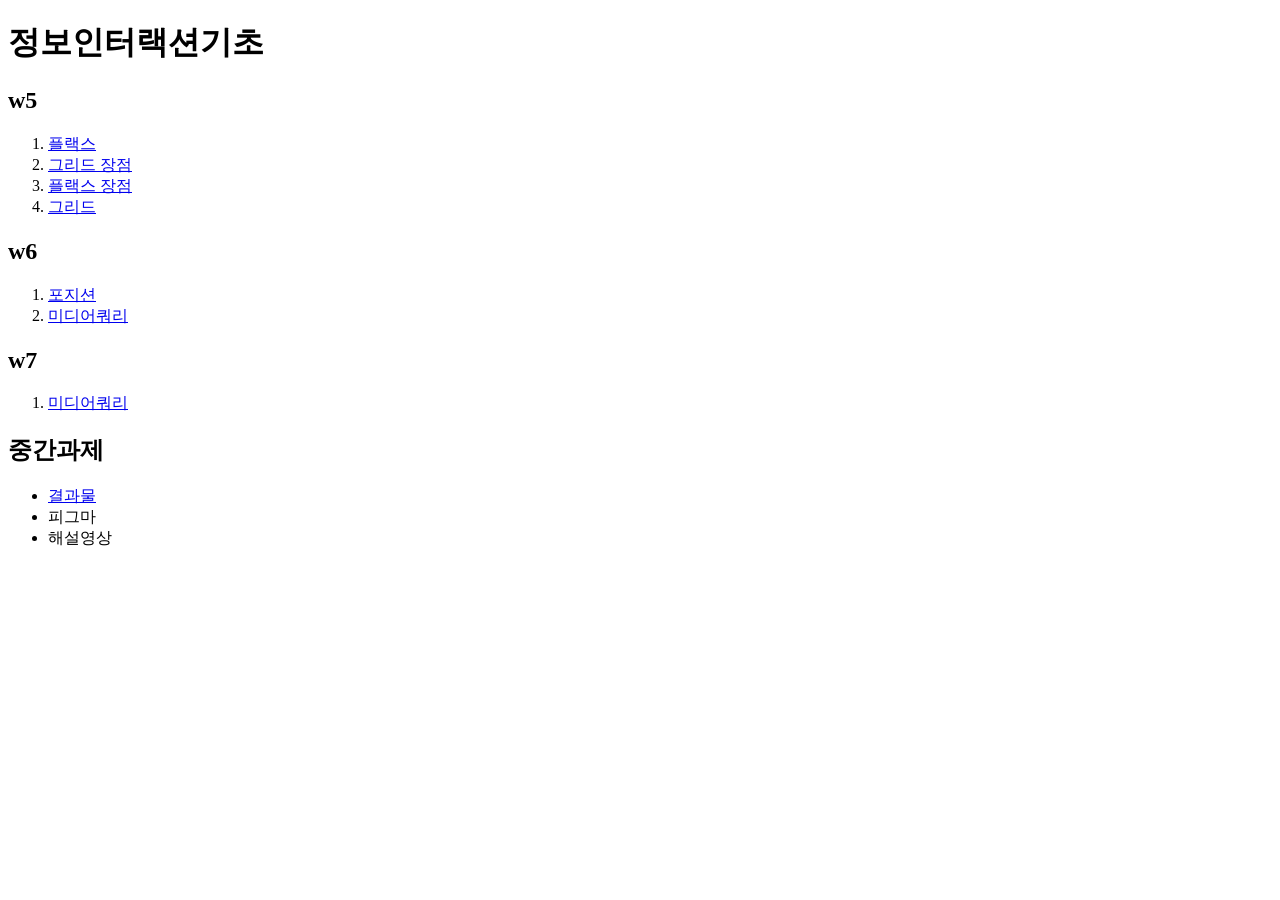
<file: index.html>
<!doctype html>
<html lang="ko">
  <head>
    <meta charset="UTF-8" />
    <meta name="viewport" content="width=device-width, initial-scale=1.0" />
    <title>Document</title>
  </head>
  <body>
    <h1>정보인터랙션기초</h1>
    <h2>w5</h2>
    <ol>
      <li>
        <a href="./src/w5/code1/index.html">플랙스</a>
      </li>
      <li>
        <a href="./src/w5/code2/index.html">그리드 장점</a>
      </li>
      <li>
        <a href="./src/w5/code3/index.html">플랙스 장점</a>
      </li>
      <li>
        <a href="./src/w5/code4/index.html">그리드</a>
      </li>
    </ol>
    <h2>w6</h2>
    <ol>
      <li>
        <a href="./src/w6/code1/index.html">포지션</a>
      </li>
      <li>
        <a href="./src/w6/code2/index.html">미디어쿼리</a>
      </li>
    </ol>
    <h2>w7</h2>
    <ol>
      <li>
        <a href="./src/w7/code1/index.html">미디어쿼리</a>
      </li>
    </ol>
    <h2>중간과제</h2>
    <ul>
      <li><a href="./src/mid/index.html">결과물</a></li>
      <li>피그마</li>
      <li>해설영상</li>
    </ul>
  </body>
</html>
</file>
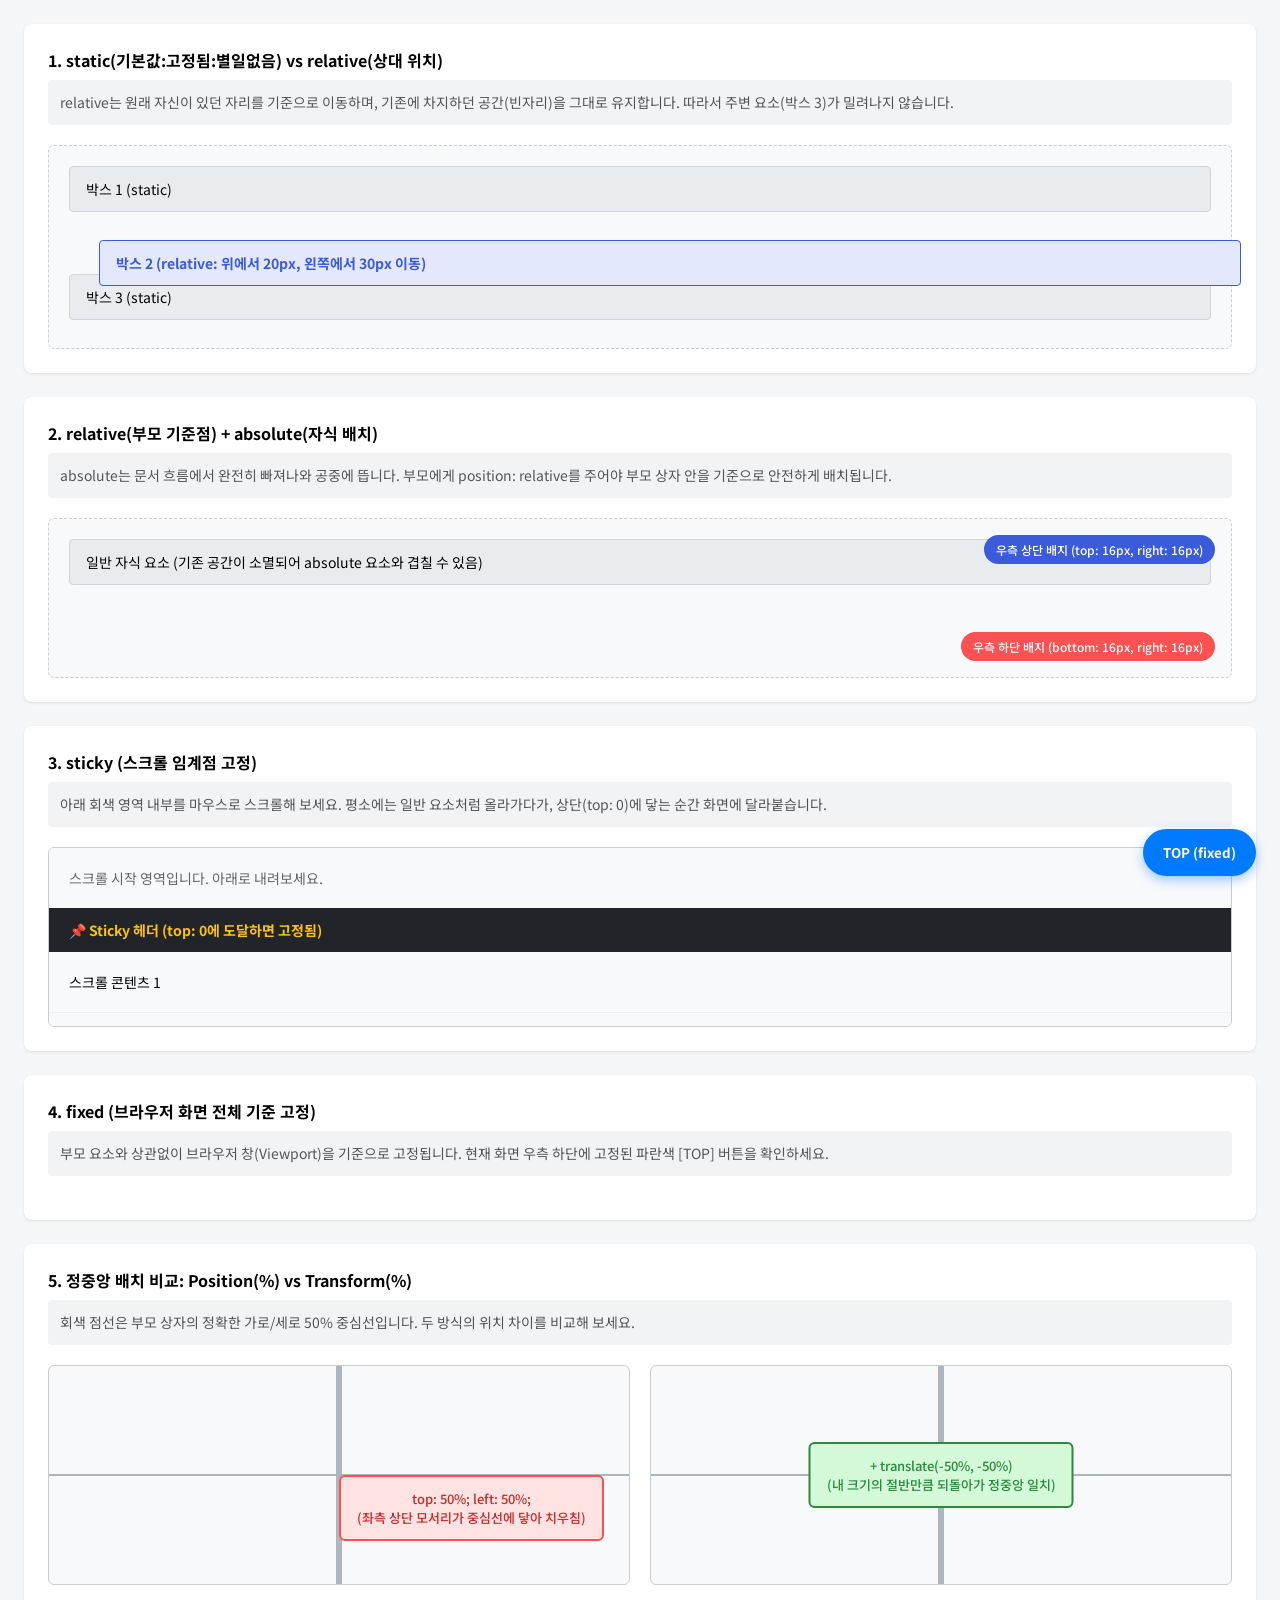
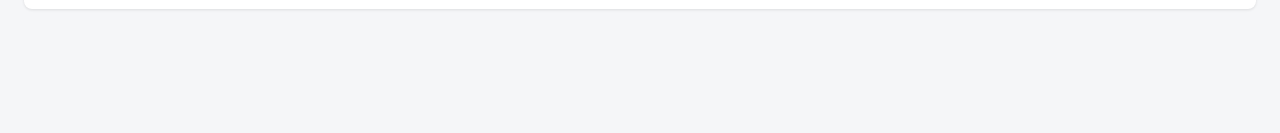
<file: src/w6/code1/index.html>
<!doctype html>
<html lang="en">
  <head>
    <meta charset="UTF-8" />
    <link rel="stylesheet" href="./style.css" />
    <meta name="viewport" content="width=device-width, initial-scale=1.0" />
    <title>Pen</title>
    <!-- Noto Sans KR 폰트 -->
    <link
      href="https://fonts.googleapis.com/css2?family=Noto+Sans+KR:wght@400;500;700&display=swap"
      rel="stylesheet"
    />
  </head>
  <body>
    <!-- 1. static vs relative -->
    <div class="box">
      <h3 class="title">
        1. static(기본값:고정됨:별일없음) vs relative(상대 위치)
      </h3>
      <p class="desc">
        relative는 원래 자신이 있던 자리를 기준으로 이동하며, 기존에 차지하던
        공간(빈자리)을 그대로 유지합니다. 따라서 주변 요소(박스 3)가 밀려나지
        않습니다.
      </p>

      <div class="demo-stage">
        <div class="item">박스 1 (static)</div>
        <div class="item pos-relative">
          박스 2 (relative: 위에서 20px, 왼쪽에서 30px 이동)
        </div>
        <div class="item" style="position: relative">박스 3 (static)</div>
      </div>
    </div>

    <!-- 2. relative(부모 기준점) + absolute(절대 위치) -->
    <div class="box">
      <h3 class="title">2. relative(부모 기준점) + absolute(자식 배치)</h3>
      <p class="desc">
        absolute는 문서 흐름에서 완전히 빠져나와 공중에 뜹니다. 부모에게
        position: relative를 주어야 부모 상자 안을 기준으로 안전하게 배치됩니다.
      </p>

      <div class="demo-stage parent-relative">
        <div class="item">
          일반 자식 요소 (기존 공간이 소멸되어 absolute 요소와 겹칠 수 있음)
        </div>
        <span class="badge pos-absolute-top">
          우측 상단 배지 (top: 16px, right: 16px)
        </span>
        <span class="badge pos-absolute-bottom">
          우측 하단 배지 (bottom: 16px, right: 16px)
        </span>
      </div>
    </div>

    <!-- 3. sticky (스크롤 반응형 고정) -->
    <div class="box">
      <h3 class="title">3. sticky (스크롤 임계점 고정)</h3>
      <p class="desc">
        아래 회색 영역 내부를 마우스로 스크롤해 보세요. 평소에는 일반 요소처럼
        올라가다가, 상단(top: 0)에 닿는 순간 화면에 달라붙습니다.
      </p>

      <div class="scroll-container">
        <div class="scroll-text">
          스크롤 시작 영역입니다. 아래로 내려보세요.
        </div>
        <div class="sticky-bar">📌 Sticky 헤더 (top: 0에 도달하면 고정됨)</div>
        <div class="scroll-content">
          <p>스크롤 콘텐츠 1</p>
          <p>스크롤 콘텐츠 2</p>
          <p>스크롤 콘텐츠 3</p>
          <p>스크롤 콘텐츠 4</p>
          <p>스크롤 콘텐츠 5</p>
        </div>
      </div>
    </div>

    <!-- 4. fixed (뷰포트 고정) -->
    <div class="box">
      <h3 class="title">4. fixed (브라우저 화면 전체 기준 고정)</h3>
      <p class="desc">
        부모 요소와 상관없이 브라우저 창(Viewport)을 기준으로 고정됩니다. 현재
        화면 우측 하단에 고정된 파란색 [TOP] 버튼을 확인하세요.
      </p>

      <!-- 코드 위치는 이 섹션 안에 있지만, 화면 우측 하단에 고정되어 표시됨 -->
      <button class="fixed-btn">TOP (fixed)</button>
    </div>

    <!-- 5. 퍼센트(%) 기준점 차이: Position vs Transform -->
    <div class="box">
      <h3 class="title">5. 정중앙 배치 비교: Position(%) vs Transform(%)</h3>
      <p class="desc">
        회색 점선은 부모 상자의 정확한 가로/세로 50% 중심선입니다. 두 방식의
        위치 차이를 비교해 보세요.
      </p>

      <div class="compare-grid">
        <!-- 5-1. top/left만 쓴 경우 -->
        <div class="center-stage">
          <div class="target only-pos">
            top: 50%; left: 50%;
            <br />
            (좌측 상단 모서리가 중심선에 닿아 치우침)
          </div>
        </div>

        <!-- 5-2. transform까지 함께 쓴 경우 -->
        <div class="center-stage">
          <div class="target with-transform">
            + translate(-50%, -50%)
            <br />
            (내 크기의 절반만큼 되돌아가 정중앙 일치)
          </div>
        </div>
      </div>
    </div>
  </body>
</html>
</file>
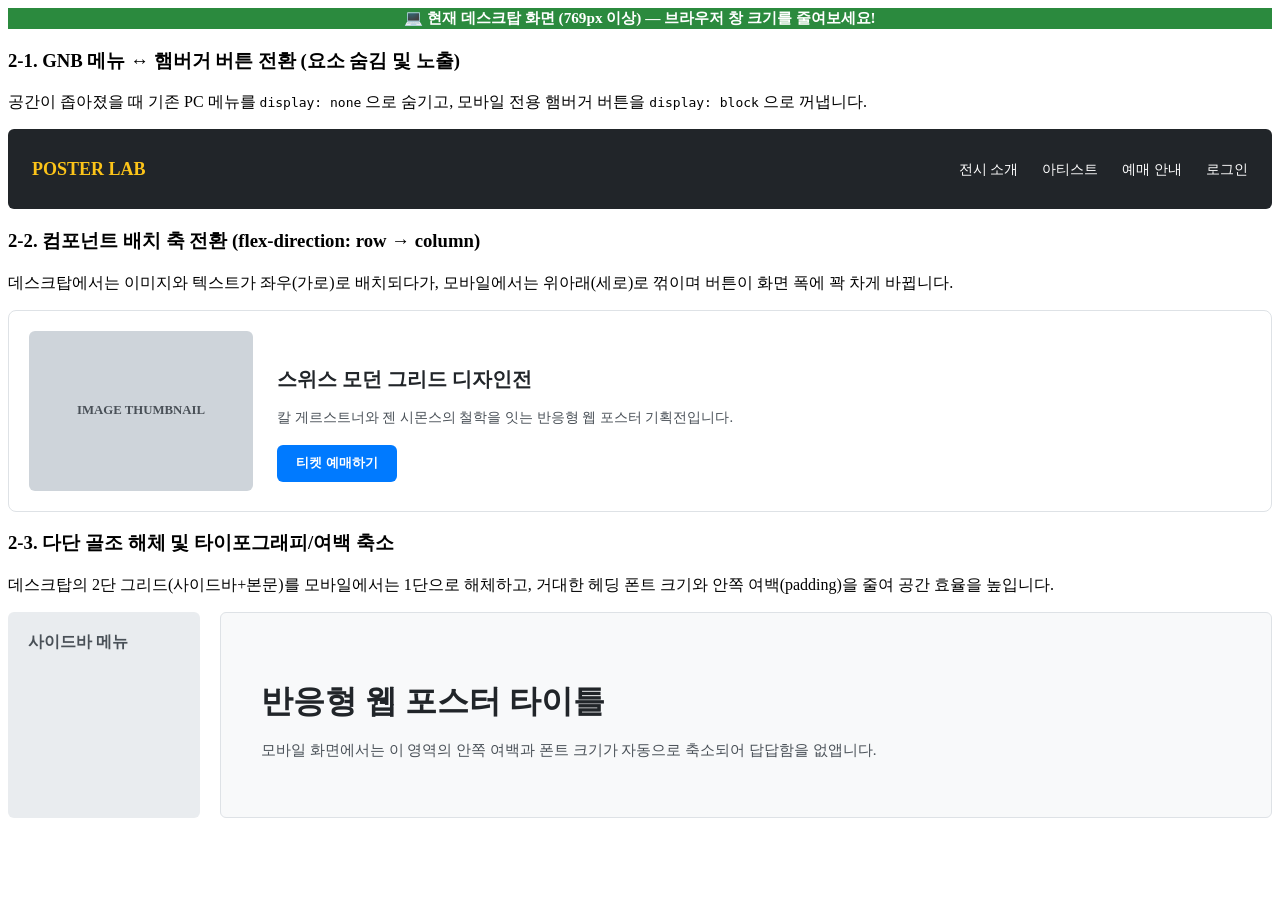
<file: src/w7/code1/index.html>
<!doctype html>
<html lang="en">
  <head>
    <meta charset="UTF-8" />
    <link rel="stylesheet" href="./style.css" />
    <meta name="viewport" content="width=device-width, initial-scale=1.0" />
    <title>Pen</title>
  </head>
  <body>
    <!-- 현재 화면 상태 감지용 배너 -->
    <div class="box status-banner-box">
      <div class="status-indicator">
        💻 현재 데스크탑 화면 (769px 이상) — 브라우저 창 크기를 줄여보세요!
      </div>
    </div>

    <!-- 2-1. GNB 네비게이션: 메뉴 노출 및 햄버거 버튼 전환 -->
    <div class="box">
      <h3 class="title">
        2-1. GNB 메뉴 ↔ 햄버거 버튼 전환 (요소 숨김 및 노출)
      </h3>
      <p class="desc">
        공간이 좁아졌을 때 기존 PC 메뉴를
        <code>display: none</code>
        으로 숨기고, 모바일 전용 햄버거 버튼을
        <code>display: block</code>
        으로 꺼냅니다.
      </p>

      <header class="mq-gnb">
        <div class="logo">POSTER LAB</div>
        <ul class="pc-menu">
          <li>전시 소개</li>
          <li>아티스트</li>
          <li>예매 안내</li>
          <li>로그인</li>
        </ul>
        <button class="mobile-menu-btn" aria-label="메뉴 열기">☰ 메뉴</button>
      </header>
    </div>

    <!-- 2-2. 프로모션 카드: Flexbox 축(방향) 전환 -->
    <div class="box">
      <h3 class="title">
        2-2. 컴포넌트 배치 축 전환 (flex-direction: row → column)
      </h3>
      <p class="desc">
        데스크탑에서는 이미지와 텍스트가 좌우(가로)로 배치되다가, 모바일에서는
        위아래(세로)로 꺾이며 버튼이 화면 폭에 꽉 차게 바뀝니다.
      </p>

      <article class="promo-card">
        <div class="promo-img-placeholder">IMAGE THUMBNAIL</div>
        <div class="promo-content">
          <h4 class="promo-heading">스위스 모던 그리드 디자인전</h4>
          <p class="promo-text">
            칼 게르스트너와 젠 시몬스의 철학을 잇는 반응형 웹 포스터
            기획전입니다.
          </p>
          <button class="btn-primary">티켓 예매하기</button>
        </div>
      </article>
    </div>

    <!-- 2-3. 전체 레이아웃 골조 해체 및 타이포그래피/여백 축소 -->
    <div class="box">
      <h3 class="title">2-3. 다단 골조 해체 및 타이포그래피/여백 축소</h3>
      <p class="desc">
        데스크탑의 2단 그리드(사이드바+본문)를 모바일에서는 1단으로 해체하고,
        거대한 헤딩 폰트 크기와 안쪽 여백(padding)을 줄여 공간 효율을 높입니다.
      </p>

      <div class="mq-layout">
        <aside class="mq-sidebar">사이드바 메뉴</aside>
        <main class="mq-main">
          <h2 class="mq-hero-title">반응형 웹 포스터 타이틀</h2>
          <p>
            모바일 화면에서는 이 영역의 안쪽 여백과 폰트 크기가 자동으로
            축소되어 답답함을 없앱니다.
          </p>
        </main>
      </div>
    </div>
  </body>
</html>
</file>
<file: src/w6/code1/style.css>
/* =========================================
   공통 세팅 및 재활용 스타일
   ========================================= */
* {
  box-sizing: border-box;
  margin: 0;
  padding: 0;
  font-family: "Noto Sans KR", sans-serif;
}

body {
  padding: 24px;
  padding-bottom: 100px; /* 하단 fixed 버튼 여백 확보 */
  background-color: #f5f6f8;
}

.box {
  background-color: #fff;
  padding: 24px;
  margin-bottom: 24px;
  border-radius: 8px;
  box-shadow: 0 1px 3px rgba(0, 0, 0, 0.1);
}

.title {
  font-size: 16px;
  margin-bottom: 8px;
}

.desc {
  font-size: 14px;
  color: #555;
  margin-bottom: 20px;
  background-color: #f1f3f5;
  padding: 12px;
  border-radius: 4px;
  line-height: 1.5;
}

/* 실습용 무대 및 기본 블록 */
.demo-stage {
  background-color: #f8f9fa;
  border: 1px dashed #ccc;
  padding: 20px;
  border-radius: 6px;
}

.item {
  background-color: #e9ecef;
  border: 1px solid #ced4da;
  padding: 12px 16px;
  margin-bottom: 8px;
  border-radius: 4px;
  font-size: 14px;
}

/* =========================================
   1. static vs relative
   ========================================= */
.pos-relative {
  position: relative;
  top: 20px; /* 원래 위치에서 아래로 20px 이동 */
  left: 30px; /* 원래 위치에서 오른쪽으로 30px 이동 */
  background-color: #e3e8fc;
  border-color: #3b5bdb;
  color: #3b5bdb;
  font-weight: 700;
  z-index: 1; /* 아래 박스와 겹칠 때 위로 올라오도록 설정 모든 z인덱스는 0이라 0이상의 값을 입력하면 됨.같은 z인덱스일경우 값이 더 큰 쪽이 제일 앞으로 옴*/
}

/* =========================================
   2. relative + absolute
   ========================================= */
.parent-relative {
  position: relative; /* 자식(absolute)이 도망가지 못하게 기준점 선언 */
  height: 160px;
}

.badge {
  position: absolute; /* 문서 흐름에서 이탈 */
  background-color: #3b5bdb;
  color: #fff;
  padding: 6px 12px;
  border-radius: 20px;
  font-size: 12px;
  font-weight: 500;
}

.pos-absolute-top {
  top: 16px;
  right: 16px;
}

.pos-absolute-bottom {
  bottom: 16px;
  right: 16px;
  background-color: #fa5252;
}

/* =========================================
   3. sticky (스크롤 고정)
   ========================================= */
.scroll-container {
  height: 180px;
  overflow-y: auto; /* 내부 스크롤 생성 */
  border: 1px solid #ccc;
  border-radius: 6px;
  background-color: #f8f9fa;
}

.scroll-text {
  padding: 20px;
  font-size: 14px;
  color: #666;
}

.sticky-bar {
  position: sticky;
  top: 0; /* 스크롤 시 컨테이너 최상단(0px)에 닿으면 달라붙음 */
  background-color: #212529;
  color: #ffc107;
  padding: 12px 20px;
  font-weight: 700;
  font-size: 14px;
}

.scroll-content p {
  padding: 20px;
  border-bottom: 1px solid #eee;
  font-size: 14px;
}

/* =========================================
   4. fixed (뷰포트 고정)
   ========================================= */
.fixed-btn {
  position: fixed;
  bottom: 24px; /* 브라우저 창 하단에서 24px */
  right: 24px; /* 브라우저 창 우측에서 24px */
  background-color: #007aff;
  color: #fff;
  border: none;
  padding: 14px 20px;
  border-radius: 30px;
  font-weight: 700;
  box-shadow: 0 4px 12px rgba(0, 122, 255, 0.4);
  cursor: pointer;
  z-index: 100;
}

/* =========================================
   5. 퍼센트(%) 기준점 차이 (정중앙 배치)
   ========================================= */
.compare-grid {
  display: grid;
  grid-template-columns: 1fr 1fr;
  gap: 20px;
}

.center-stage {
  position: relative; /* 자식(absolute)의 기준점 */
  height: 220px;
  background-color: #f8f9fa;
  border: 1px solid #ccc;
  border-radius: 6px;
  /* 정중앙을 눈으로 확인하기 위한 십자가 가이드선 배경 */
  background-image:
    linear-gradient(
      to right,
      transparent 49.5%,
      #adb5bd 49.5%,
      #adb5bd 50.5%,
      transparent 50.5%
    ),
    linear-gradient(
      to bottom,
      transparent 49.5%,
      #adb5bd 49.5%,
      #adb5bd 50.5%,
      transparent 50.5%
    );
}

.target {
  position: absolute;
  padding: 12px 16px;
  border-radius: 6px;
  font-size: 13px;
  font-weight: 500;
  text-align: center;
  white-space: nowrap;
}

/* 5-1. 부모 크기의 50%만 이동한 경우 (치우침) */
.only-pos {
  top: 50%;
  left: 50%;
  background-color: #ffe3e3;
  border: 2px solid #fa5252;
  color: #c92a2a;
}

/* 5-2. 자기 크기의 50%만큼 역방향 이동을 추가한 경우 (정중앙) */
.with-transform {
  top: 50%;
  left: 50%;
  transform: translate(
    -50%,
    -50%
  ); /* 핵심: 자기 자신 크기의 절반만큼 뒤로 당김 */
  background-color: #d3f9d8;
  border: 2px solid #2b8a3e;
  color: #2b8a3e;
}
</file>
<file: src/w7/code1/style.css>
/* =========================================
   2. 미디어 쿼리 (Media Query) 파트
   ========================================= */

/* 상태 바 기본 스타일 (데스크탑) */
.status-banner-box {
  background-color: #2b8a3e !important;
  color: #fff;
  text-align: center;
  font-weight: 700;
  transition: background-color 0.3s ease;

  .status-indicator {
    font-size: 0.95rem;
  }
}

/* 2-1. GNB 네비게이션 */
.mq-gnb {
  display: flex;
  justify-content: space-between;
  align-items: center;
  background-color: #212529;
  color: #fff;
  padding: 1rem 1.5rem;
  border-radius: 0.375rem;

  .logo {
    font-weight: 900;
    font-size: 1.125rem;
    color: #fcc419;
  }

  .pc-menu {
    display: flex; /* 데스크탑에서는 가로 나열 */
    gap: 1.5rem;
    list-style: none;
    font-size: 0.9rem;
  }

  .mobile-menu-btn {
    display: none; /* 데스크탑에서는 숨김 */
    background-color: #495057;
    color: #fff;
    border: none;
    padding: 0.4rem 0.8rem;
    border-radius: 0.25rem;
    font-size: 0.85rem;
    cursor: pointer;
  }
}

/* 2-2. 프로모션 카드 (가로 배치) */
.promo-card {
  display: flex;
  align-items: center;
  gap: 1.5rem;
  border: 1px solid #dee2e6;
  padding: 1.25rem;
  border-radius: 0.5rem;

  .promo-img-placeholder {
    width: 14rem;
    height: 10rem;
    background-color: #ced4da;
    border-radius: 0.375rem;
    flex-shrink: 0;
    display: flex;
    align-items: center;
    justify-content: center;
    font-size: 0.8rem;
    font-weight: 700;
    color: #495057;
  }

  .promo-content {
    .promo-heading {
      font-size: 1.25rem;
      margin-bottom: 0.5rem;
      color: #212529;
    }

    .promo-text {
      font-size: 0.9rem;
      color: #495057;
      margin-bottom: 1rem;
      line-height: 1.5;
    }

    .btn-primary {
      background-color: #007aff;
      color: #fff;
      border: none;
      padding: 0.6rem 1.2rem;
      border-radius: 0.375rem;
      font-weight: 700;
      cursor: pointer;
    }
  }
}

/* 2-3. 전체 골조 및 타이포그래피 (2단 그리드) */
.mq-layout {
  display: grid;
  grid-template-columns: 12rem 1fr;
  gap: 1.25rem;

  .mq-sidebar {
    background-color: #e9ecef;
    padding: 1.25rem;
    border-radius: 0.375rem;
    font-weight: 700;
    color: #495057;
  }

  .mq-main {
    background-color: #f8f9fa;
    border: 1px solid #dee2e6;
    padding: 2.5rem; /* 데스크탑의 넉넉한 여백 */
    border-radius: 0.375rem;

    .mq-hero-title {
      font-size: 2rem; /* 데스크탑의 큰 타이틀 */
      margin-bottom: 0.75rem;
      color: #212529;
    }

    p {
      font-size: 0.95rem;
      color: #495057;
      line-height: 1.5;
    }
  }
}

/* =======================================================
   📱 [미디어 쿼리 구간] 화면 너비가 768px 이하일 때 분기
   ======================================================= */
@media (max-width: 768px) {
  /* 상태 바 변경 */
  .status-banner-box {
    background-color: #e03131 !important;

    .status-indicator::after {
      content: " ➔ 📱 모바일 뷰 (768px 이하) 작동 중!";
    }
  }

  /* 2-1. GNB: PC 메뉴 숨기고 햄버거 노출 */
  .mq-gnb {
    .pc-menu {
      display: none;
    }
    .mobile-menu-btn {
      display: block;
    }
  }

  /* 2-2. 프로모션 카드: 가로(row)를 세로(column)로 꺾고 중앙 정렬 */
  .promo-card {
    flex-direction: column;
    text-align: center;

    .promo-img-placeholder {
      width: 100%;
      height: 11rem;
    }

    .promo-content {
      .btn-primary {
        width: 100%; /* 모바일에서는 누르기 쉽게 꽉 채움 */
      }
    }
  }

  /* 2-3. 레이아웃 골조 해체 및 타이포그래피/여백 축소 */
  .mq-layout {
    grid-template-columns: 1fr; /* 2단에서 1단으로 해체 */
  }

  .mq-main {
    padding: 1.25rem !important; /* 여백 축소 */

    .mq-hero-title {
      font-size: 1.25rem !important; /* 타이틀 폰트 크기 축소 */
    }
  }
}
</file>
